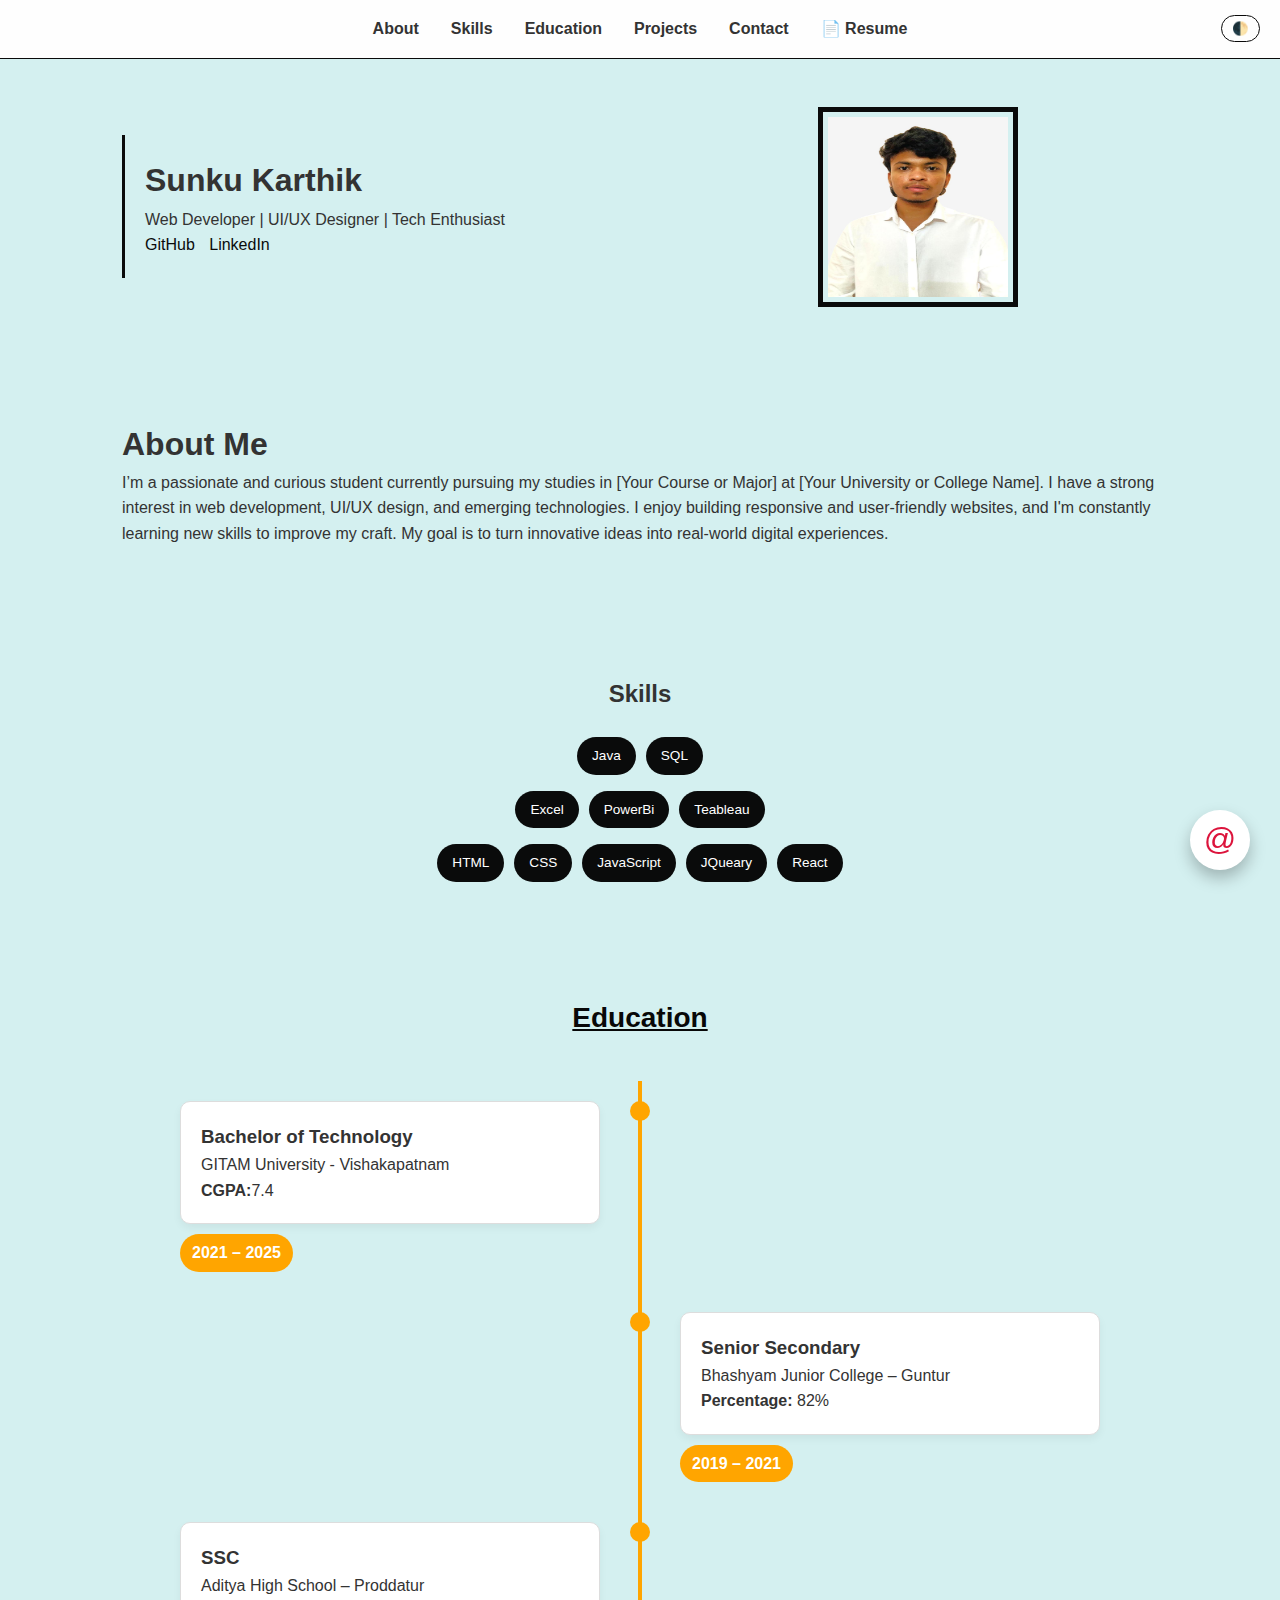
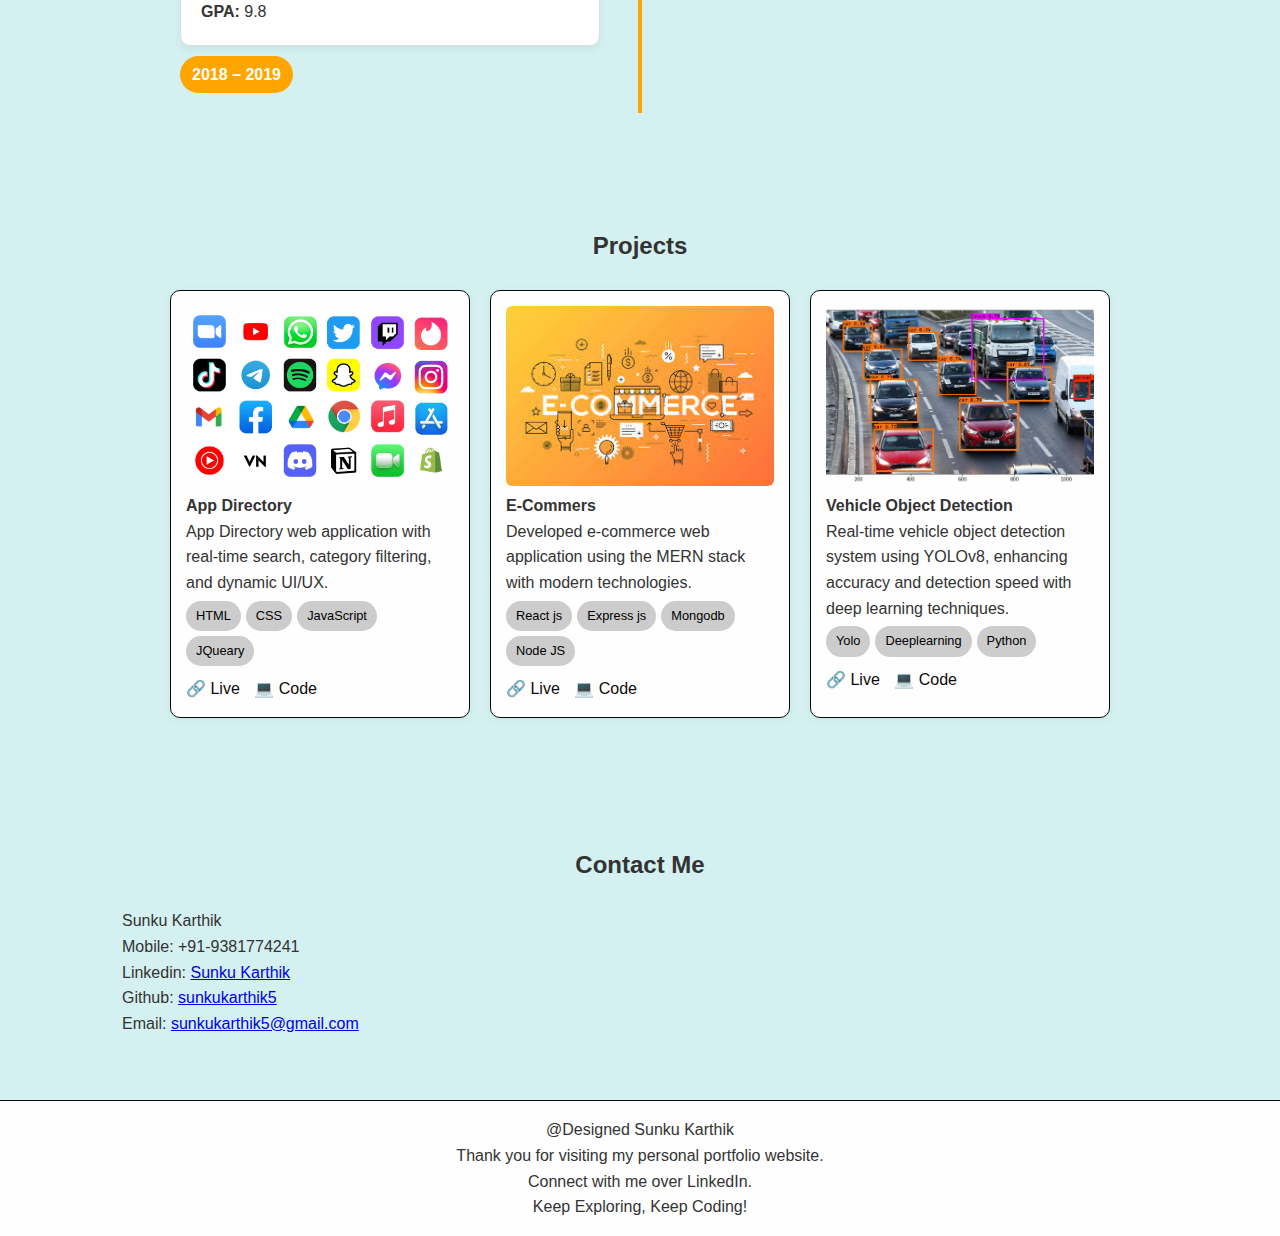
<file: index.html>
<!DOCTYPE html>
<html lang="en">
<head>
  <meta charset="UTF-8" />
  <meta name="viewport" content="width=device-width, initial-scale=1.0"/>
  <title>Sunku Karthik</title>
  <link rel="stylesheet" href="styles.css" />
</head>
<body>

  <!-- Theme Toggle -->
  <button id="theme-toggle" title="Toggle Theme">🌓</button>

  <!-- Navigation -->
  <nav>
    <div class="container nav-container">
      <a href="#about">About</a>
      <a href="#Skills">Skills</a>
      <a href="#Education">Education</a>
      <a href="#projects">Projects</a>
      <a href="#contact">Contact</a>
      <a href="documents/sunku._.karthik.pdf" download="Karthik_Resume.pdf">📄 Resume</a>
    </div>
  </nav>

  <!-- Header -->
  <header>
    <div class="container header-container">
      <div class="name-section">
        <h1>Sunku Karthik</h1>
        <p>Web Developer | UI/UX Designer | Tech Enthusiast</p>
        <div class="social-links">
          <a href="https://github.com/sunkukarthik5?tab=overview&from=2025-05-01&to=2025-05-06" target="_blank">GitHub</a>
          <a href="https://www.linkedin.com/in/sunku-karthik-a606242b1/" target="_blank">LinkedIn</a>
        </div>
      </div>
      <div class="image-section">
        <img src="images/karthik_p.JPG" alt="Sunku Karthik" class="profile-pic" />

      </div>
    </div>
  </header>

  <!-- About -->
  <section id="about">
    <div class="container">
      <h1>About Me</h1>
      <p>I’m a passionate and curious student currently pursuing my studies in [Your Course or Major] at [Your University or College Name]. I have a strong interest in web development, UI/UX design, and emerging technologies. I enjoy building responsive and user-friendly websites, and I'm constantly learning new skills to improve my craft. My goal is to turn innovative ideas into real-world digital experiences.</p>
    </div>
  </section>

  <!-- Skills -->
  <section id="skills">
    <div class="container">
      <h2>Skills</h2>
      <div class="skills-grid">
        <span>Java</span><span>SQL</span>
      </div>
      
      <div class="skills-grid">
        <span>Excel</span><span>PowerBi</span><span>Teableau</span>
      </div>

      <div class="skills-grid">
        <span>HTML</span><span>CSS</span><span>JavaScript</span><span>JQueary</span><span>React</span>
      </div>
    </div>
  </section>

  <!-- Education -->
  <section class="education" id="education">
    <h2>Education</h2>
    <div class="timeline">
      
      <div class="timeline-entry left">
        <div class="content">
          <h3>Bachelor of Technology</h3>
          <p>GITAM University - Vishakapatnam</p>
          <p><strong>CGPA:</strong>7.4</p>
        </div>
        <div class="time">2021 – 2025</div>
      </div>
  
      <div class="timeline-entry right">
        <div class="content">
          <h3>Senior Secondary</h3>
          <p>Bhashyam Junior College – Guntur</p>
          <p><strong>Percentage:</strong> 82%</p>
        </div>
        <div class="time">2019 – 2021</div>
      </div>
  
      <div class="timeline-entry left">
        <div class="content">
          <h3>SSC</h3>
          <p>Aditya High School – Proddatur</p>
          <p><strong>GPA:</strong> 9.8</p>
        </div>
        <div class="time">2018 – 2019</div>
      </div>
  
    </div>
  </section>
  
    
  <!-- Projects -->
  <section id="projects">
    <div class="container">
      <h2>Projects</h2>
      <div class="project-grid">
        <!-- Example Project -->
        <div class="project-card">
          <img src="images/app directory.jpeg" alt="Project 1">

          <h4> App Directory </h4>
          <p>App Directory web application with real-time search, category filtering, and dynamic UI/UX.</p>
          <div class="tags"><span>HTML</span><span>CSS</span><span>JavaScript</span><span>JQueary</span></div>
          <div class="buttons">
            <a href="#">🔗 Live</a>
            <a href="#">💻 Code</a>
          </div>
        </div>
        <!-- Add more projects as needed -->
        <div class="project-card">
          <img src="images/ecommers.jpeg" alt="Project 2" />
          <h4>E-Commers</h4>
          <p> Developed e-commerce web application using the MERN stack with modern technologies.</p>
          <div class="tags"><span>React js</span><span>Express js</span><span>Mongodb</span><span>Node JS</span></div>
          
          <div class="buttons">
            <a href="#">🔗 Live</a>
            <a href="#">💻 Code</a>
          </div>
        </div>
        <div class="project-card">
          <img src="images/vehicle object detection.jpg" alt="Project 3" />
          <h4>Vehicle Object Detection</h4>
          <p> Real-time vehicle object detection system using YOLOv8, enhancing accuracy and detection speed with deep learning techniques.</p>
          <div class="tags"><span>Yolo</span><span>Deeplearning</span><span>Python</span></div>
          <div class="buttons">
            <a href="#">🔗 Live</a>
            <a href="#">💻 Code</a>
          </div>
        </div>
      </div>
    </div>
  </section>

  <!-- Contact -->
  <section id="contact">
    <div class="container">
      <h2>Contact Me</h2>
      <p>Sunku Karthik</p>
      <p>Mobile: +91-9381774241</p>
      <p>Linkedin: <a href="mailto:https://www.linkedin.com/in/sunku-karthik-a606242b1/">Sunku Karthik</a></p>
      <p>Github: <a href="mailto:https://github.com/sunkukarthik5?tab=overview&from=2025-05-01&to=2025-05-06">sunkukarthik5</a></p>
      <p>Email: <a href="mailto:sunkukarthik5@gmail.com">sunkukarthik5@gmail.com</a></p>
      
    </div>
  </section>

  <!-- Floating Action Button Menu -->
<div class="fab-wrapper">
  <div class="fab-button" onclick="toggleFab(this)">
    <span class="fab-icon">@</span>
  </div>
  <div class="fab-menu">
    <!-- Corrected href (no mailto:) -->
    <a href="https://www.linkedin.com/in/sunku-karthik-a606242b1/" class="fab-item" target="_blank">
      <img src="animation_img/linkedin.png" alt="LinkedIn" />
    </a>

    <a href="https://github.com/sunkukarthik5" class="fab-item" target="_blank">
      <img src="animation_img/githuub.png" alt="GitHub" />
    </a>

    <!-- Correct email link with mailto: -->
    <a href="mailto:sunkukarthik5@gmail.com" class="fab-item">
      <img src="animation_img/gmail.png" alt="Gmail" />
    </a>

    <!-- Replace # with your website URL if available -->
    <a href="https://sunkukarthik5.github.io/portfolio/" class="fab-item">
      <img src="animation_img/wesite p.png" alt="Website" />
    </a>
  </div>
</div>

  

  

  


  <!-- Footer -->
  <footer>
    <p>@Designed Sunku Karthik</p>
    <p>Thank you for visiting my personal portfolio website.</p>
    <p>Connect with me over LinkedIn.</p>
    <p>Keep Exploring, Keep Coding!</p>
  </footer>

  <script src="script.js"></script>
</body>
</html>
</file>
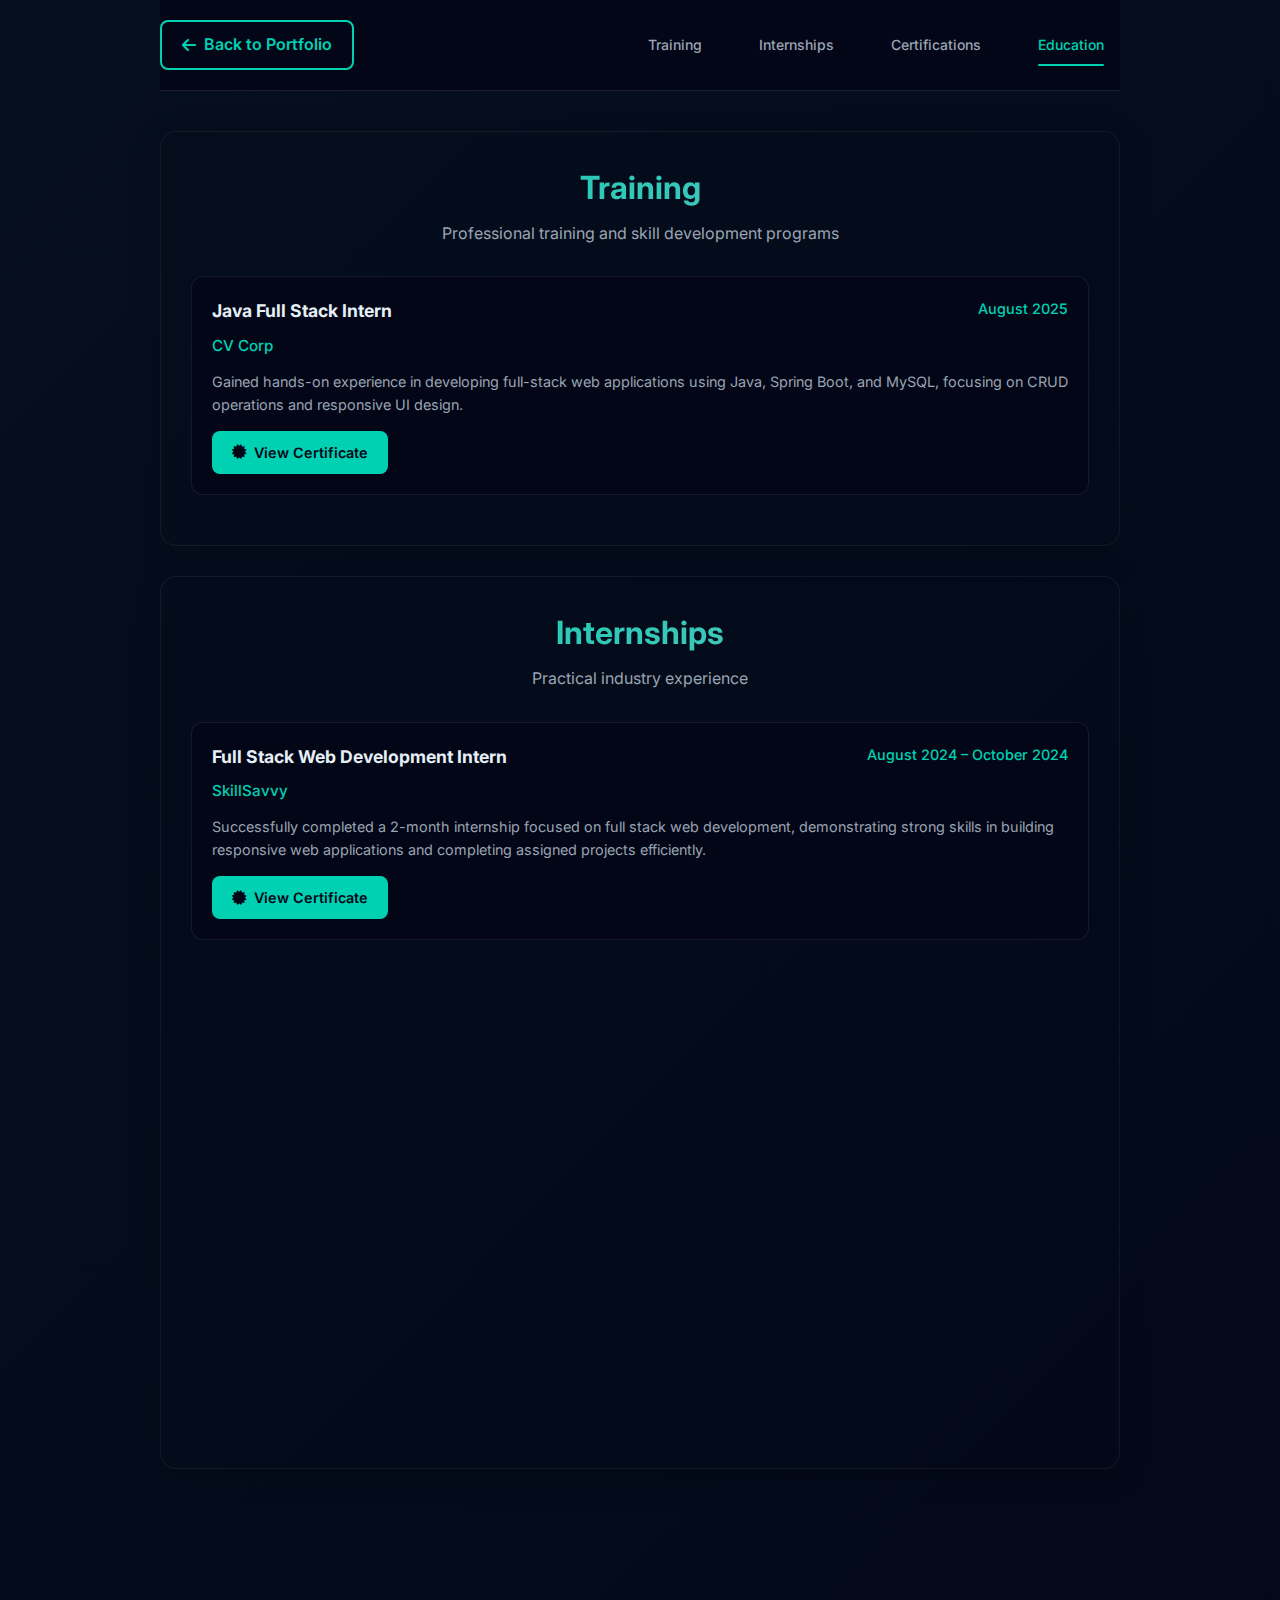
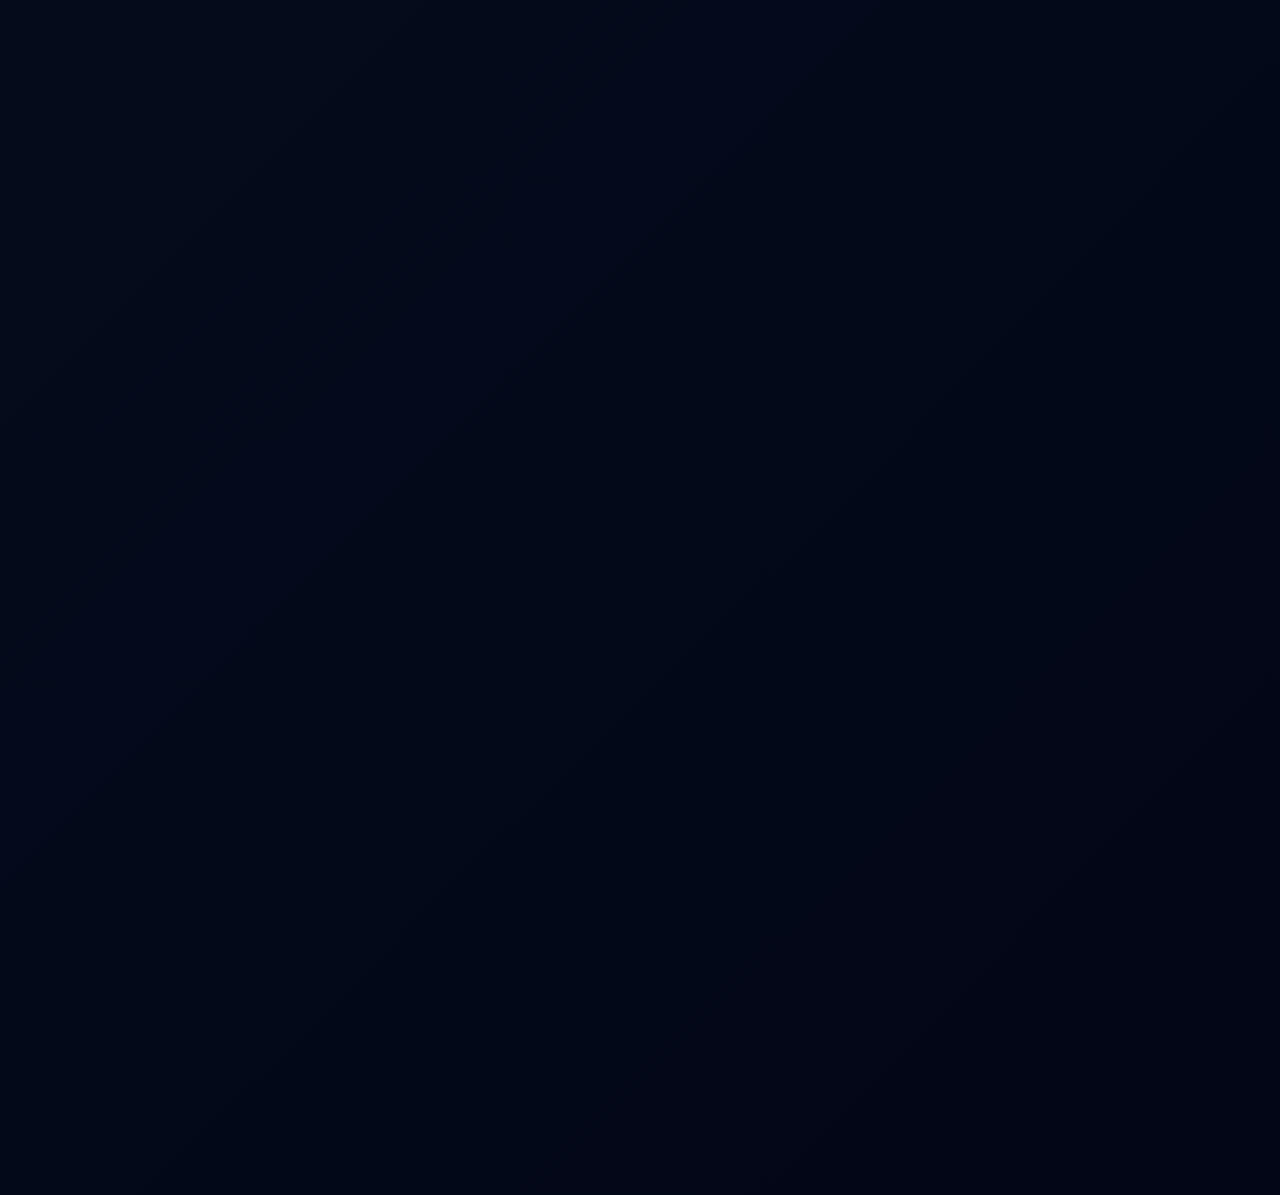
<file: education.html>
<!DOCTYPE html>
<html lang="en">
<head>
  <meta charset="UTF-8">
  <meta name="viewport" content="width=device-width, initial-scale=1.0">
  <title>Sunku Karthik — Education & Certifications</title>
  <link rel="icon" type="image/png" href="https://cdn-icons-png.flaticon.com/128/893/893505.png">
  <link rel="stylesheet" href="more.css">
  <link href="https://fonts.googleapis.com/css2?family=Inter:wght@300;400;500;600;700&display=swap" rel="stylesheet">
  <link rel="stylesheet" href="https://cdnjs.cloudflare.com/ajax/libs/font-awesome/6.4.2/css/all.min.css">
</head>
<body>
  <div class="wrap">
    <!-- Navigation -->
    <nav class="professional-nav">
      <div class="nav-brand">
        <a href="index.html" class="brand-link">
          <i class="fas fa-arrow-left"></i> Back to Portfolio
        </a>
      </div>
      <div class="nav-links">
        <a href="#training" class="nav-link">Training</a>
        <a href="#internships" class="nav-link">Internships</a>
        <a href="#certifications" class="nav-link">Certifications</a>
        <a href="#education" class="nav-link active">Education</a>
      </div>
    </nav>

    <!-- Training Section -->
    <section id="training" class="section-box">
      <div class="section-header">
        <h2>Training</h2>
        <p class="section-subtitle">Professional training and skill development programs</p>
      </div>
      
      <div class="card">
        <div class="card-header">
          <h3>Java Full Stack Intern</h3>
          <span class="date">August 2025</span>
        </div>
        <h4>CV Corp</h4>
        <p>Gained hands-on experience in developing full-stack web applications using Java, Spring Boot, and MySQL, focusing on CRUD operations and responsive UI design.</p>
        <div class="card-actions">
          <a href="https://drive.google.com/file/d/your_cvcorp_certificate_link" class="btn btn-primary" target="_blank">
            <i class="fas fa-certificate"></i> View Certificate
          </a>
        </div>
      </div>
    </section>

    <!-- Internships Section -->
    <section id="internships" class="section-box">
      <div class="section-header">
        <h2>Internships</h2>
        <p class="section-subtitle">Practical industry experience</p>
      </div>
      
      <div class="card">
        <div class="card-header">
          <h3>Full Stack Web Development Intern</h3>
          <span class="date">August 2024 – October 2024</span>
        </div>
        <h4>SkillSavvy</h4>
        <p>Successfully completed a 2-month internship focused on full stack web development, demonstrating strong skills in building responsive web applications and completing assigned projects efficiently.</p>
        <div class="card-actions">
          <a href="https://drive.google.com/file/d/1_sKnygz4zOJpBNyMoraR8DIDT4CZLD4K/view?usp=sharing" class="btn btn-primary" target="_blank">
            <i class="fas fa-certificate"></i> View Certificate
          </a>
        </div>
      </div>

      <div class="card">
        <div class="card-header">
          <h3>Web Development Intern</h3>
          <span class="date">May 2024 – June 2024</span>
        </div>
        <h4>Oasis Infobyte</h4>
        <p>Completed a one-month internship in web development, gaining hands-on experience in front-end technologies and building responsive web interfaces under professional guidance.</p>
        <div class="card-actions">
          <a href="https://drive.google.com/file/d/1C21aqA-cclqplwC5EBSYT7rRy9D4KXtx/view?usp=sharing" class="btn btn-primary" target="_blank">
            <i class="fas fa-certificate"></i> View Certificate
          </a>
        </div>
      </div>

      <div class="card">
        <div class="card-header">
          <h3>Web Development Intern</h3>
          <span class="date">May 2024 – June 2024</span>
        </div>
        <h4>InternPe</h4>
        <p>Completed a web development internship, demonstrating strong technical skills, professionalism, and dedication in delivering projects.</p>
        <div class="card-actions">
          <a href="https://drive.google.com/file/d/1sdmgWKxWhv9NtXl2pmxCM0HxkpahPHzT/view?usp=sharing" class="btn btn-primary" target="_blank">
            <i class="fas fa-certificate"></i> View Certificate
          </a>
        </div>
      </div>
    </section>

    <!-- Certifications Section -->
    <section id="certifications" class="section-box">
      <div class="section-header">
        <h2>Certifications</h2>
        <p class="section-subtitle">Professional certifications and achievements</p>
      </div>
      
      <div class="certifications-grid">
        <div class="cert-card">
          <div class="cert-icon">
            <i class="fab fa-java"></i>
          </div>
          <div class="cert-content">
            <h3>Java Programming</h3>
            <p>GeeksforGeeks</p>
            <span class="cert-date">2025</span>
          </div>
          <a href="https://drive.google.com/file/d/1i7JxlcQPj58gmCQ3ohfnNt1VhBLF7cgo/view?usp=sharing" class="btn btn-secondary" target="_blank">
            View Certificate
          </a>
        </div>

        <div class="cert-card">
          <div class="cert-icon">
            <i class="fas fa-database"></i>
          </div>
          <div class="cert-content">
            <h3>SQL Database</h3>
            <p>Coursera</p>
            <span class="cert-date">2024</span>
          </div>
          <a href="https://drive.google.com/file/d/your_certification_link" class="btn btn-secondary" target="_blank">
            View Certificate
          </a>
        </div>

        <div class="cert-card">
          <div class="cert-icon">
            <i class="fab fa-html5"></i>
          </div>
          <div class="cert-content">
            <h3>Web Development</h3>
            <p>Udemy</p>
            <span class="cert-date">2024</span>
          </div>
          <a href="#" class="btn btn-secondary" target="_blank">
            View Certificate
          </a>
        </div>
      </div>
    </section>

    <!-- Education Section -->
    <section id="education" class="section-box">
      <div class="section-header">
        <h2>Education</h2>
        <p class="section-subtitle">My academic journey and qualifications</p>
      </div>
      
      <div class="education-timeline">
        <!-- Education Item 1 -->
        <div class="timeline-item">
          <div class="timeline-year">2021 – 2025</div>
          <div class="timeline-content">
            <div class="degree">Bachelor of Technology</div>
            <div class="institution">
              <i class="fas fa-university"></i>
              GITAM University - Vishakapatnam
            </div>
            <div class="grade">CGPA: 7.31</div>
          </div>
        </div>

        <!-- Education Item 2 -->
        <div class="timeline-item">
          <div class="timeline-year">2019 – 2021</div>
          <div class="timeline-content">
            <div class="degree">Senior Secondary</div>
            <div class="institution">
              <i class="fas fa-school"></i>
              Bhashyam Junior College – Guntur
            </div>
            <div class="grade">Percentage: 82%</div>
          </div>
        </div>

        <!-- Education Item 3 -->
        <div class="timeline-item">
          <div class="timeline-year">2018 – 2019</div>
          <div class="timeline-content">
            <div class="degree">SSC</div>
            <div class="institution">
              <i class="fas fa-graduation-cap"></i>
              Aditya High School - Proddatur
            </div>
            <div class="grade">GPA: 9.8</div>
          </div>
        </div>
      </div>
    </section>
  </div>

  <script src="more.js"></script>
</body>
</html>
</file>
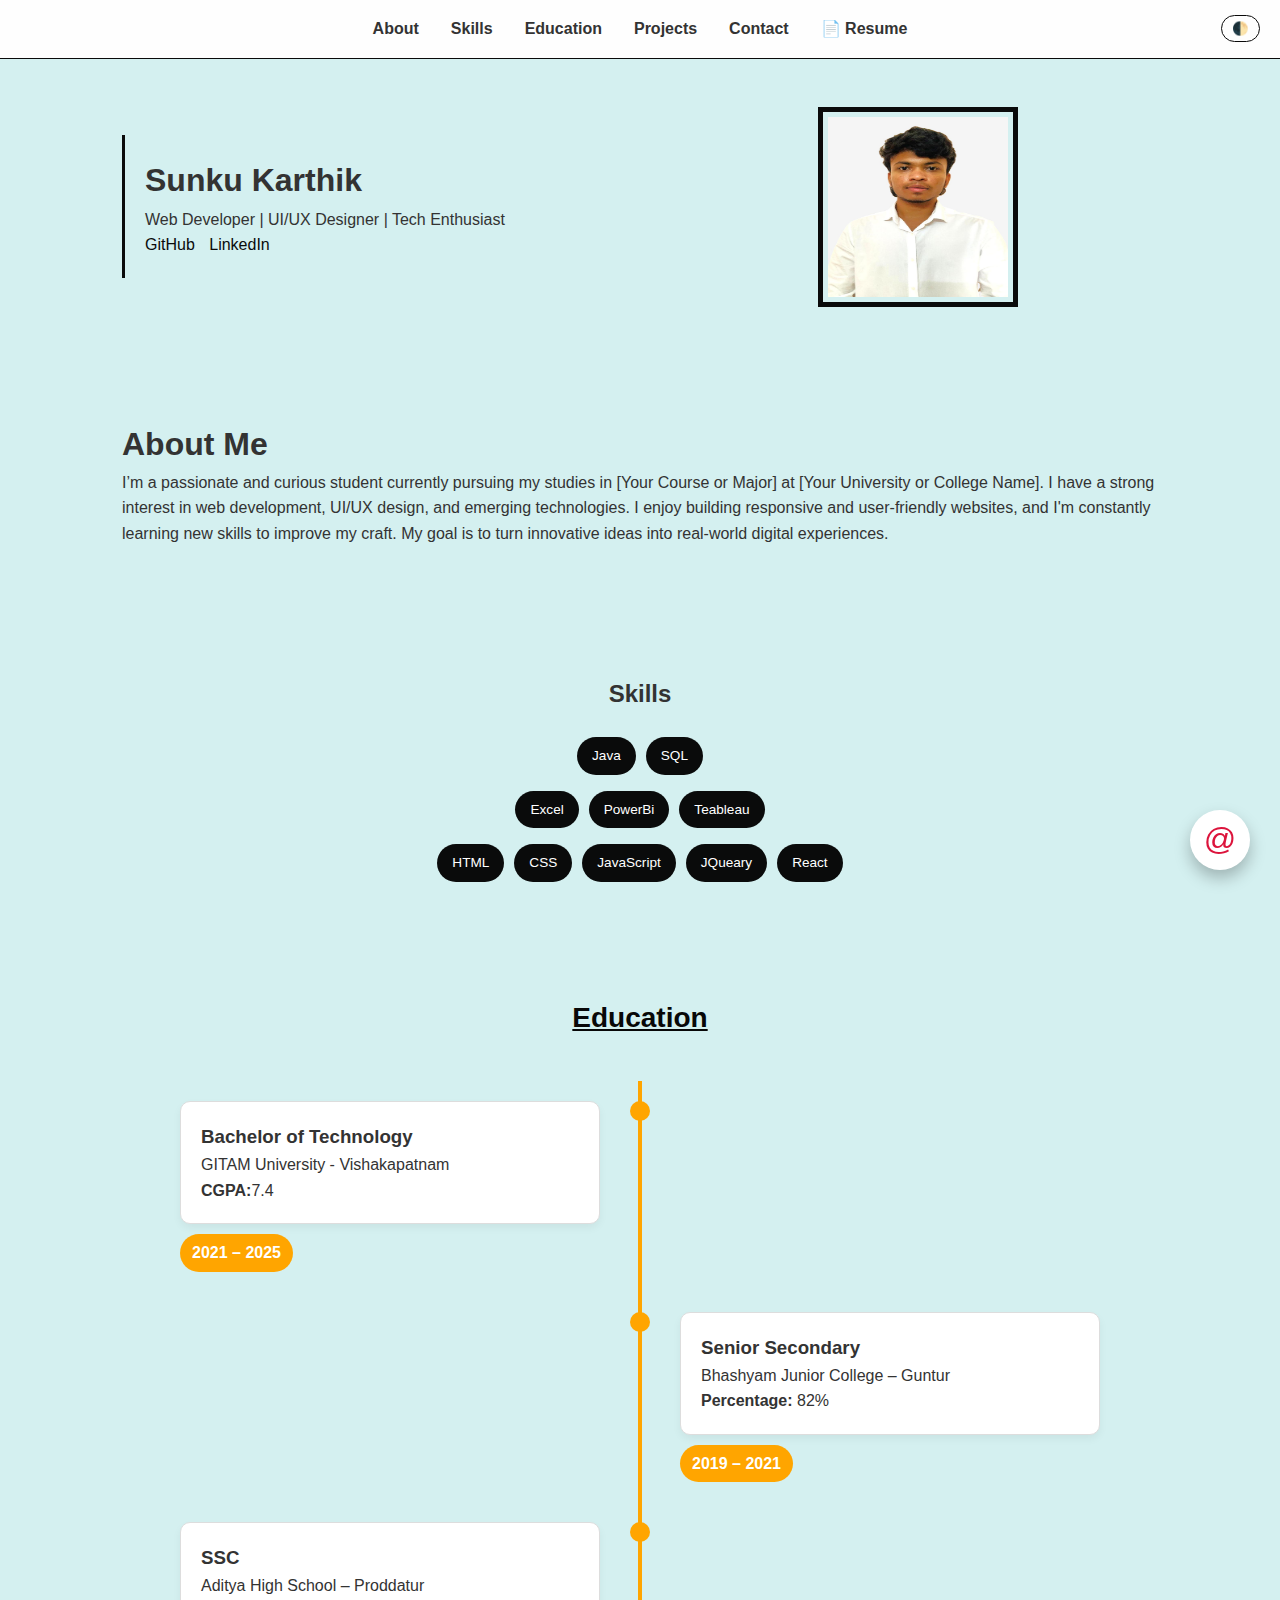
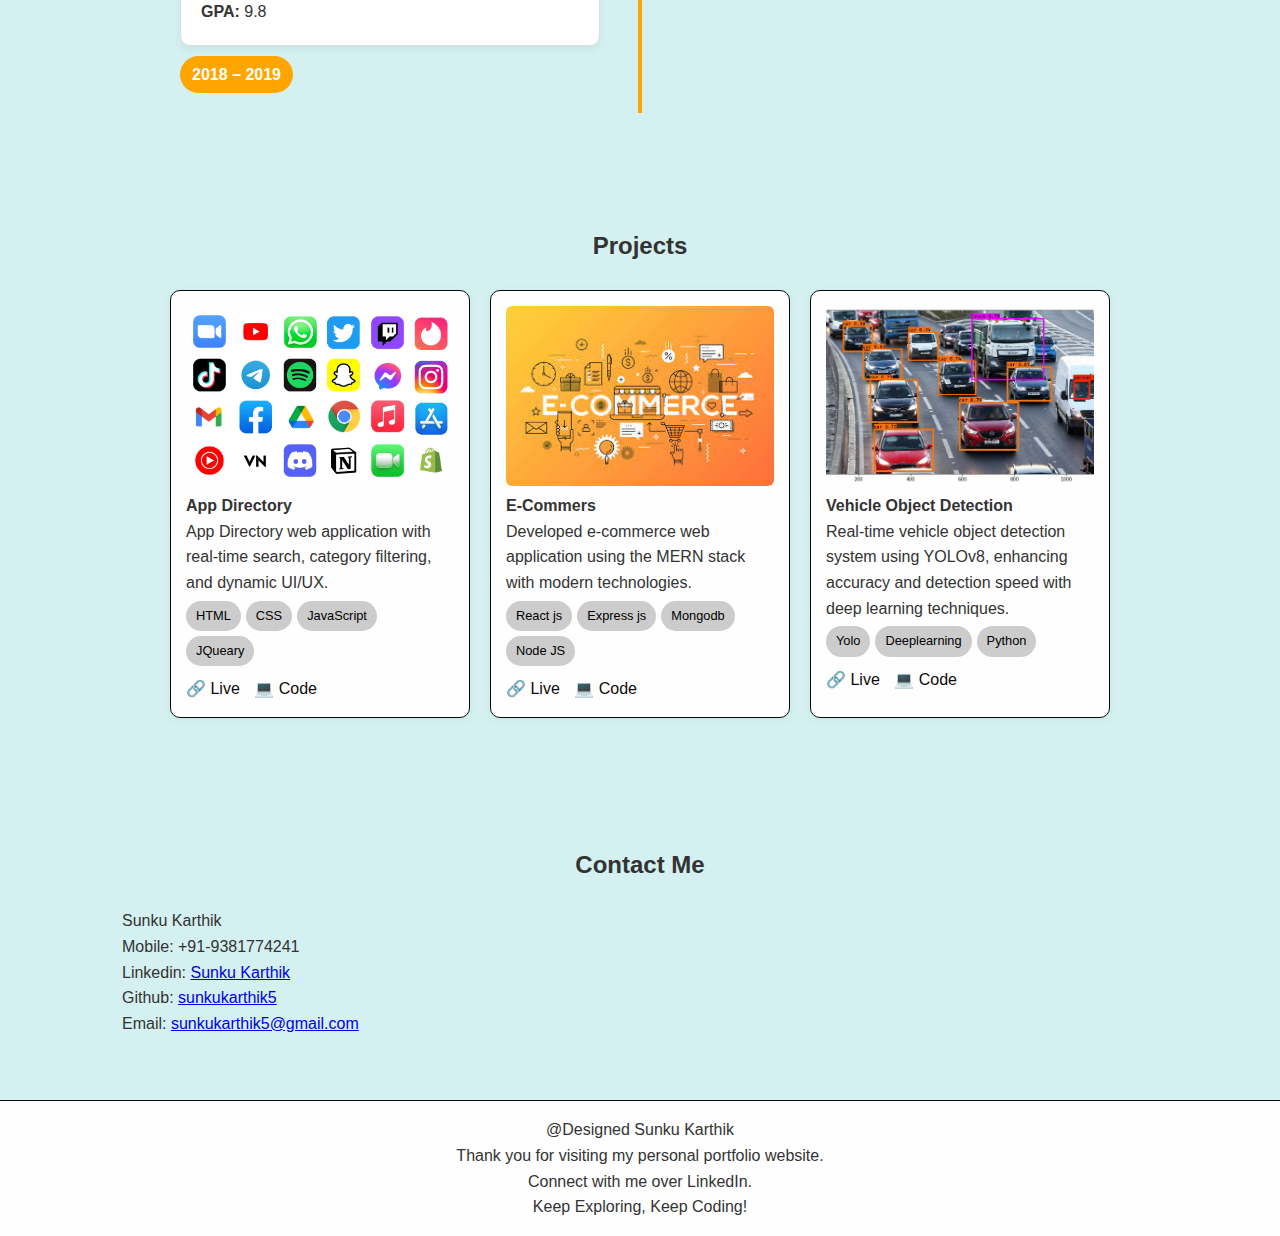
<file: portfolio.html>
<!DOCTYPE html>
<html lang="en">
<head>
  <meta charset="UTF-8" />
  <meta name="viewport" content="width=device-width, initial-scale=1.0"/>
  <title>Sunku Karthik</title>
  <link rel="stylesheet" href="styles.css" />
</head>
<body>

  <!-- Theme Toggle -->
  <button id="theme-toggle" title="Toggle Theme">🌓</button>

  <!-- Navigation -->
  <nav>
    <div class="container nav-container">
      <a href="#about">About</a>
      <a href="#Skills">Skills</a>
      <a href="#Education">Education</a>
      <a href="#projects">Projects</a>
      <a href="#contact">Contact</a>
      <a href="documents/sunku._.karthik.pdf" download="Karthik_Resume.pdf">📄 Resume</a>
    </div>
  </nav>

  <!-- Header -->
  <header>
    <div class="container header-container">
      <div class="name-section">
        <h1>Sunku Karthik</h1>
        <p>Web Developer | UI/UX Designer | Tech Enthusiast</p>
        <div class="social-links">
          <a href="https://github.com/sunkukarthik5?tab=overview&from=2025-05-01&to=2025-05-06" target="_blank">GitHub</a>
          <a href="https://www.linkedin.com/in/sunku-karthik-a606242b1/" target="_blank">LinkedIn</a>
        </div>
      </div>
      <div class="image-section">
        <img src="images/karthik_p.JPG" alt="Sunku Karthik" class="profile-pic" />

      </div>
    </div>
  </header>

  <!-- About -->
  <section id="about">
    <div class="container">
      <h1>About Me</h1>
      <p>I’m a passionate and curious student currently pursuing my studies in [Your Course or Major] at [Your University or College Name]. I have a strong interest in web development, UI/UX design, and emerging technologies. I enjoy building responsive and user-friendly websites, and I'm constantly learning new skills to improve my craft. My goal is to turn innovative ideas into real-world digital experiences.</p>
    </div>
  </section>

  <!-- Skills -->
  <section id="skills">
    <div class="container">
      <h2>Skills</h2>
      <div class="skills-grid">
        <span>Java</span><span>SQL</span>
      </div>
      
      <div class="skills-grid">
        <span>Excel</span><span>PowerBi</span><span>Teableau</span>
      </div>

      <div class="skills-grid">
        <span>HTML</span><span>CSS</span><span>JavaScript</span><span>JQueary</span><span>React</span>
      </div>
    </div>
  </section>

  <!-- Education -->
  <section class="education" id="education">
    <h2>Education</h2>
    <div class="timeline">
      
      <div class="timeline-entry left">
        <div class="content">
          <h3>Bachelor of Technology</h3>
          <p>GITAM University - Vishakapatnam</p>
          <p><strong>CGPA:</strong>7.4</p>
        </div>
        <div class="time">2021 – 2025</div>
      </div>
  
      <div class="timeline-entry right">
        <div class="content">
          <h3>Senior Secondary</h3>
          <p>Bhashyam Junior College – Guntur</p>
          <p><strong>Percentage:</strong> 82%</p>
        </div>
        <div class="time">2019 – 2021</div>
      </div>
  
      <div class="timeline-entry left">
        <div class="content">
          <h3>SSC</h3>
          <p>Aditya High School – Proddatur</p>
          <p><strong>GPA:</strong> 9.8</p>
        </div>
        <div class="time">2018 – 2019</div>
      </div>
  
    </div>
  </section>
  
    
  <!-- Projects -->
  <section id="projects">
    <div class="container">
      <h2>Projects</h2>
      <div class="project-grid">
        <!-- Example Project -->
        <div class="project-card">
          <img src="images/app directory.jpeg" alt="Project 1">

          <h4> App Directory </h4>
          <p>App Directory web application with real-time search, category filtering, and dynamic UI/UX.</p>
          <div class="tags"><span>HTML</span><span>CSS</span><span>JavaScript</span><span>JQueary</span></div>
          <div class="buttons">
            <a href="#">🔗 Live</a>
            <a href="#">💻 Code</a>
          </div>
        </div>
        <!-- Add more projects as needed -->
        <div class="project-card">
          <img src="images/ecommers.jpeg" alt="Project 2" />
          <h4>E-Commers</h4>
          <p> Developed e-commerce web application using the MERN stack with modern technologies.</p>
          <div class="tags"><span>React js</span><span>Express js</span><span>Mongodb</span><span>Node JS</span></div>
          
          <div class="buttons">
            <a href="#">🔗 Live</a>
            <a href="#">💻 Code</a>
          </div>
        </div>
        <div class="project-card">
          <img src="images/vehicle object detection.jpg" alt="Project 3" />
          <h4>Vehicle Object Detection</h4>
          <p> Real-time vehicle object detection system using YOLOv8, enhancing accuracy and detection speed with deep learning techniques.</p>
          <div class="tags"><span>Yolo</span><span>Deeplearning</span><span>Python</span></div>
          <div class="buttons">
            <a href="#">🔗 Live</a>
            <a href="#">💻 Code</a>
          </div>
        </div>
      </div>
    </div>
  </section>

  <!-- Contact -->
  <section id="contact">
    <div class="container">
      <h2>Contact Me</h2>
      <p>Sunku Karthik</p>
      <p>Mobile: +91-9381774241</p>
      <p>Linkedin: <a href="mailto:https://www.linkedin.com/in/sunku-karthik-a606242b1/">Sunku Karthik</a></p>
      <p>Github: <a href="mailto:https://github.com/sunkukarthik5?tab=overview&from=2025-05-01&to=2025-05-06">sunkukarthik5</a></p>
      <p>Email: <a href="mailto:sunkukarthik5@gmail.com">sunkukarthik5@gmail.com</a></p>
      
    </div>
  </section>

  <!-- Floating Action Button Menu -->
  <div class="fab-wrapper">
    <div class="fab-button" onclick="toggleFab(this)">
      <span class="fab-icon">@</span>
    </div>
    <div class="fab-menu">
      <a href="mailto:https://www.linkedin.com/in/sunku-karthik-a606242b1/" class="fab-item"><img src="/animation_img/linkedin.png" alt="LinkedIn" /></a>
      <a href="mailto:https://github.com/sunkukarthik5?tab=overview&from=2025-05-01&to=2025-05-06" class="fab-item"><img src="/animation_img/githuub.png" alt="GitHub" /></a>
      <a href="sunkukarthik5@gmail.com" class="fab-item"><img src="/animation_img/gmail.png" alt="Gmail" /></a>
      <a href="#" class="fab-item"><img src="/animation_img/wesite p.png" alt="CodePen" /></a>
      
    </div>
  </div>
  

  

  


  <!-- Footer -->
  <footer>
    <p>@Designed Sunku Karthik</p>
    <p>Thank you for visiting my personal portfolio website.</p>
    <p>Connect with me over LinkedIn.</p>
    <p>Keep Exploring, Keep Coding!</p>
  </footer>

  <script src="script.js"></script>
</body>
</html>
</file>
<file: styles.css>
:root {
  --primary: #0a0b0b;
  --border: #0a0a0a;
  --card-bg: #fefefe;
  --dark-bg: #1e1e1e;
  --dark-card: #151515;
  --text: #333;
  --text-dark: #f1f1f1;
  --border-size: 10px;
  --bg: hwb(180 83% 6%);
  --text-color: #333;
}

body {
  background-color: var(--bg);
  color: var(--text-color);
}

body.dark {
  --bg: #121212;
  --text: #eee;
  --primary: #0d0d0d;
  --card-bg: #1e1e1e;
  --border: #f0f7f8;
}

* {
  margin: 0;
  padding: 0;
  box-sizing: border-box;
}

body {
  font-family: 'Segoe UI', sans-serif;
  background: var(--bg);
  color: var(--text);
  transition: background 0.3s, color 0.3s;
  line-height: 1.6;
}

#theme-toggle {
  position: fixed;
  top: 15px;
  right: 20px;
  background: var(--card-bg);
  color: var(--text);
  border: 1px solid var(--border);
  padding: 5px 10px;
  border-radius: 20px;
  cursor: pointer;
  z-index: 9999;
}

nav {
  background: var(--card-bg);
  border-bottom: 1px solid var(--border);
  position: sticky;
  top: 0;
  z-index: 1000;
}

.nav-container {
  display: flex;
  justify-content: center;
  gap: 2rem;
  padding: 1rem 0;
}

nav a {
  color: var(--text);
  text-decoration: none;
  font-weight: bold;
}

nav a:hover {
  color: var(--primary);
}

header {
  padding: 2rem 0;
}

.header-container {
  display: flex;
  justify-content: space-between;
  align-items: center;
  gap: 2rem;
  flex-wrap: wrap;
}

.name-section {
  flex: 1;
  padding: 20px;
  border-left: 3px solid var(--primary);
}

.image-section {
  flex: 1;
  display: flex;
  justify-content: center;
  object-fit: cover;
  animation: float 5s ease-in-out infinite;
}

@keyframes float {
  0% { transform: translateY(0); }
  50% { transform: translateY(-10px); }
  100% { transform: translateY(0); }
}

.profile-pic {
  width: 200px;
  height: 200px;
  border: 5px solid var(--primary);
  padding: 5px;
}

.highlighted-title {
  color: #f9fbfc;
  font-weight: 700;
  font-size: 1.3em;
  text-decoration: underline;
}

.highlight-date {
  background-color: #ffcc00;
  color: #000;
  border-radius: 25px;
  padding: 8px 16px;
  font-weight: bold;
  box-shadow: 0 0 8px rgba(0, 0, 0, 0.2);
}

.social-links a {
  margin-right: 10px;
  text-decoration: none;
  color: var(--primary);
}

.container {
  max-width: 1100px;
  margin: auto;
  padding: 1rem 2rem;
}

section {
  padding: 3rem 0;
}

h2 {
  margin-bottom: 1.5rem;
  text-align: center;
}

.education {
  padding: 50px;
  background-color: var(--bg); 
  font-family: 'Poppins', sans-serif;
}

.education h2 {
  font-size: 28px;
  font-weight: 700;
  margin-bottom: 40px;
  text-decoration: underline;
  color: #080808;
}

.timeline {
  position: relative;
  max-width: 1000px;
  margin: auto;
}

.timeline::after {
  content: '';
  position: absolute;
  width: 4px;
  background-color: #ffa500;
  top: 0;
  bottom: 0;
  left: 50%;
  margin-left: -2px;
}

.timeline-entry {
  padding: 20px 40px;
  position: relative;
  width: 50%;
}

.timeline-entry.left {
  left: 0;
}

.timeline-entry.right {
  left: 50%;
}

.timeline-entry::before {
  content: '';
  position: absolute;
  width: 20px;
  height: 20px;
  background-color: #ffa500;
  border-radius: 50%;
  top: 20px;
  right: -10px;
  z-index: 1;
}

.timeline-entry.right::before {
  left: -10px;
  right: auto;
}

.timeline-entry .content {
  background: white;
  padding: 20px;
  border-radius: 10px;
  border: 1px solid #ddd;
  box-shadow: 0 4px 8px rgba(0,0,0,0.05);
}

.timeline-entry .time {
  background: #ffa500;
  display: inline-block;
  padding: 6px 12px;
  border-radius: 20px;
  color: #fff;
  margin-top: 10px;
  font-weight: 600;
}

.project-grid {
  display: flex;
  flex-wrap: wrap;
  gap: 20px;
  justify-content: center;
}

.project-card {
  background: var(--card-bg);
  border: 1px solid var(--border);
  width: 300px;
  padding: 15px;
  border-radius: 10px;
  box-shadow: 0 2px 10px rgba(0,0,0,0.05);
  transition: transform 0.3s ease;
}

.project-card:hover {
  transform: translateY(-5px);
}

.project-card img {
  width: 100%;
  height: 180px;
  object-fit: cover;
  border-radius: 6px;
}

.tags span {
  display: inline-block;
  background: #ccc;
  color: #000;
  margin: 5px 5px 0 0;
  padding: 5px 10px;
  font-size: 0.8rem;
  border-radius: 20px;
}

.buttons {
  margin-top: 10px;
}

.buttons a {
  text-decoration: none;
  color: var(--primary);
  margin-right: 10px;
}

footer {
  background: var(--card-bg);
  color: var(--text);
  text-align: center;
  padding: 1rem;
  border-top: 1px solid var(--border);
}

.skills-grid {
  display: flex;
  flex-wrap: wrap;
  gap: 10px;
  justify-content: center;
  
  margin-top: 1rem;
}

.skills-grid span {
  background: var(--primary);
  color: #fff;
  padding: 8px 15px;
  border-radius: 20px;
  
  font-size: 0.85rem;
}

@media (max-width: 768px) {
  .header-container {
    flex-direction: column;
    align-items: center;
  }
}




/* FAB Container */
.fab-wrapper {
  position: fixed;
  bottom: 30px;
  right: 30px;
  z-index: 999;
}

/* FAB Main Button */
.fab-button {
  width: 60px;
  height: 60px;
  background: #ffffff;
  border-radius: 50%;
  box-shadow: 0 8px 16px rgba(0,0,0,0.25);
  display: flex;
  align-items: center;
  justify-content: center;
  cursor: pointer;
  transition: transform 0.3s;
}

.fab-icon {
  font-size: 32px;
  color: crimson;
  transition: transform 0.4s ease;
}

.fab-button.open .fab-icon {
  transform: rotate(45deg);
}

/* FAB Menu Items */
.fab-menu {
  position: absolute;
  bottom: 70px;
  right: 0;
  display: flex;
  flex-direction: column;
  align-items: flex-end;
  gap: 15px;
  pointer-events: none;
  opacity: 0;
  transform: scale(0.8);
  transition: all 0.3s ease;
}

.fab-menu.show {
  pointer-events: auto;
  opacity: 1;
  transform: scale(1);
}

.fab-item {
  width: 50px;
  height: 50px;
  background: white;
  border-radius: 50%;
  box-shadow: 0 6px 12px rgba(0,0,0,0.15);
  display: flex;
  align-items: center;
  justify-content: center;
  transform: translateY(20px);
  opacity: 0;
  animation: fadeInUp 0.4s ease forwards;
}

.fab-menu.show .fab-item:nth-child(1) { animation-delay: 0.05s; }
.fab-menu.show .fab-item:nth-child(2) { animation-delay: 0.1s; }
.fab-menu.show .fab-item:nth-child(3) { animation-delay: 0.15s; }
.fab-menu.show .fab-item:nth-child(4) { animation-delay: 0.2s; }

@keyframes fadeInUp {
  0% { opacity: 0; transform: translateY(20px); }
  100% { opacity: 1; transform: translateY(0); }
}

.fab-item img {
  width: 24px;
  height: 24px;
}
</file>
<file: more.css>
/* ===== ROOT VARIABLES ===== */
:root {
  --bg: #020617;
  --bg-light: #020617;
  --muted: #9aa4b2;
  --accent: #00d1b2;
  --accent-dark: #00b39e;
  --glass: rgba(9, 1, 1, 0.05);
  --max-w: 1000px;
  --nav-bg: #020617;
  --card-bg: #020617;
  --text-light: #e6eef6;
  font-family: 'Inter', sans-serif;
}


/* ===== RESET & BASE STYLES ===== */
* {
  box-sizing: border-box;
  margin: 0;
  padding: 0;
}

body {
  background: linear-gradient(135deg, #060f1f 0%, #020617 100%);
  color: var(--text-light);
  min-height: 100vh;
  line-height: 1.6;
}

/* ===== LAYOUT ===== */
.wrap {
  max-width: var(--max-w);
  width: 100%;
  margin: 0 auto;
  padding: 0 20px 40px;
}

/* ===== PROFESSIONAL NAVIGATION ===== */
.professional-nav {
  display: flex;
  justify-content: space-between;
  align-items: center;
  padding: 20px 0;
  margin-bottom: 40px;
  border-bottom: 1px solid rgba(255, 255, 255, 0.1);
  position: sticky;
  top: 0;
  background: var(--nav-bg);
  backdrop-filter: blur(10px);
  z-index: 1000;
}

.nav-brand .brand-link {
  display: inline-flex;
  align-items: center;
  gap: 8px;
  font-size: 16px;
  font-weight: 600;
  color: var(--accent);
  text-decoration: none;
  padding: 10px 20px;
  border: 2px solid var(--accent);
  border-radius: 8px;
  transition: all 0.3s ease;
}

.nav-brand .brand-link:hover {
  background: var(--accent);
  color: var(--bg);
  transform: translateY(-2px);
}

.nav-links {
  display: flex;
  gap: 25px;
}

.nav-link {
  color: var(--muted);
  text-decoration: none;
  font-weight: 500;
  padding: 8px 16px;
  border-radius: 6px;
  transition: all 0.3s ease;
  position: relative;
  font-size: 14px;
}

.nav-link:hover,
.nav-link.active {
  color: var(--accent);
}

.nav-link.active::after {
  content: '';
  position: absolute;
  bottom: -2px;
  left: 16px;
  right: 16px;
  height: 2px;
  background: var(--accent);
  border-radius: 2px;
}

/* ===== SECTION STYLES ===== */
.section-box {
  background: var(--glass);
  border: 1px solid rgba(255,255,255,0.06);
  border-radius: 16px;
  padding: 30px;
  margin-bottom: 30px;
  box-shadow: 0 8px 32px rgba(0,0,0,0.2);
  transition: transform 0.3s ease, box-shadow 0.3s ease;
  opacity: 0;
  transform: translateY(20px);
}

.section-box.animate {
  opacity: 1;
  transform: translateY(0);
}

.section-header {
  margin-bottom: 30px;
  text-align: center;
}

h2 {
  font-size: 2rem;
  margin-bottom: 8px;
  background: linear-gradient(135deg, var(--accent), #66BFBF);
  -webkit-background-clip: text;
  -webkit-text-fill-color: transparent;
  background-clip: text;
}

.section-subtitle {
  color: var(--muted);
  font-size: 1rem;
  font-weight: 400;
}

/* ===== CARD STYLES ===== */
.card {
  background: var(--card-bg);
  border-radius: 12px;
  padding: 20px;
  margin-bottom: 20px;
  border: 1px solid rgba(255, 255, 255, 0.08);
  transition: all 0.3s ease;
  opacity: 0;
  transform: translateY(20px);
}

.card.animate {
  opacity: 1;
  transform: translateY(0);
}

.card:hover {
  transform: translateY(-3px);
  background: rgba(0, 209, 178, 0.08);
  border-color: rgba(0, 209, 178, 0.2);
  box-shadow: 0 8px 25px rgba(0,0,0,0.3);
}

.card-header {
  display: flex;
  justify-content: space-between;
  align-items: flex-start;
  margin-bottom: 8px;
  gap: 15px;
}

.card-header h3 {
  font-size: 1.1rem;
  color: var(--text-light);
  margin: 0;
  flex: 1;
}

.date {
  color: var(--accent);
  font-size: 0.9rem;
  font-weight: 500;
  white-space: nowrap;
}

.card h4 {
  font-size: 0.95rem;
  color: var(--accent);
  margin-bottom: 12px;
  font-weight: 500;
}

.card p {
  color: var(--muted);
  font-size: 0.9rem;
  line-height: 1.6;
  margin-bottom: 15px;
}

.card-actions {
  margin-top: 15px;
}

/* ===== BUTTON STYLES ===== */
.btn {
  display: inline-flex;
  align-items: center;
  gap: 8px;
  padding: 10px 20px;
  border-radius: 8px;
  text-decoration: none;
  font-weight: 600;
  font-size: 0.9rem;
  transition: all 0.3s ease;
  border: none;
  cursor: pointer;
}

.btn-primary {
  background: var(--accent);
  color: var(--bg);
}

.btn-primary:hover {
  background: var(--accent-dark);
  transform: translateY(-2px);
  box-shadow: 0 4px 12px rgba(0, 209, 178, 0.3);
}

.btn-secondary {
  background: rgba(255, 255, 255, 0.1);
  color: var(--text-light);
  border: 1px solid rgba(255, 255, 255, 0.2);
}

.btn-secondary:hover {
  background: rgba(255, 255, 255, 0.2);
  transform: translateY(-2px);
  border-color: var(--accent);
}

/* ===== CERTIFICATIONS GRID ===== */
.certifications-grid {
  display: grid;
  grid-template-columns: repeat(auto-fit, minmax(280px, 1fr));
  gap: 20px;
  margin-top: 20px;
}

.cert-card {
  background: var(--card-bg);
  border: 1px solid rgba(255, 255, 255, 0.08);
  border-radius: 12px;
  padding: 20px;
  display: flex;
  flex-direction: column;
  align-items: center;
  text-align: center;
  transition: all 0.3s ease;
  gap: 15px;
  opacity: 0;
  transform: translateY(20px);
}

.cert-card.animate {
  opacity: 1;
  transform: translateY(0);
}

.cert-card:hover {
  transform: translateY(-3px);
  background: rgba(0, 209, 178, 0.08);
  border-color: rgba(0, 209, 178, 0.2);
  box-shadow: 0 8px 25px rgba(0,0,0,0.3);
}

.cert-icon {
  width: 60px;
  height: 60px;
  background: linear-gradient(135deg, var(--accent), #66BFBF);
  border-radius: 50%;
  display: flex;
  align-items: center;
  justify-content: center;
  font-size: 1.5rem;
  color: var(--bg);
}

.cert-content {
  flex: 1;
}

.cert-content h3 {
  font-size: 1.1rem;
  color: var(--text-light);
  margin-bottom: 5px;
}

.cert-content p {
  color: var(--muted);
  font-size: 0.9rem;
  margin-bottom: 5px;
}

.cert-date {
  color: var(--accent);
  font-size: 0.85rem;
  font-weight: 500;
}

/* ===== EDUCATION TIMELINE ===== */
.education-timeline {
  display: flex;
  flex-direction: column;
  gap: 30px;
  margin-top: 20px;
}

.timeline-item {
  display: flex;
  gap: 30px;
  position: relative;
  opacity: 0;
  transform: translateY(20px);
}

.timeline-item.animate {
  opacity: 1;
  transform: translateY(0);
}

.timeline-item:not(:last-child)::after {
  content: '';
  position: absolute;
  left: 105px;
  top: 60px;
  bottom: -35px;
  width: 2px;
  background: rgba(0, 209, 178, 0.3);
}

.timeline-year {
  min-width: 120px;
  height: 40px;
  background: linear-gradient(135deg, var(--accent), #66BFBF);
  color: white;
  display: flex;
  align-items: center;
  justify-content: center;
  border-radius: 20px;
  font-weight: 600;
  font-size: 0.9rem;
  z-index: 2;
  flex-shrink: 0;
}

.timeline-content {
  flex: 1;
  background: var(--card-bg);
  border: 1px solid rgba(255, 255, 255, 0.08);
  border-radius: 12px;
  padding: 25px;
  transition: all 0.3s ease;
}

.timeline-content:hover {
  transform: translateY(-3px);
  background: rgba(0, 209, 178, 0.08);
  border-color: rgba(0, 209, 178, 0.2);
  box-shadow: 0 8px 25px rgba(0, 0, 0, 0.3);
}

.degree {
  font-size: 1.3rem;
  font-weight: 600;
  color: var(--text-light);
  margin-bottom: 8px;
}

.institution {
  font-size: 1rem;
  color: var(--muted);
  margin-bottom: 15px;
  display: flex;
  align-items: center;
  gap: 8px;
}

.institution i {
  color: var(--accent);
}

.grade {
  background: rgba(0, 209, 178, 0.2);
  color: var(--accent);
  padding: 8px 16px;
  border-radius: 20px;
  font-size: 0.9rem;
  font-weight: 600;
  display: inline-block;
}

/* ===== RESPONSIVE DESIGN ===== */
@media (max-width: 768px) {
  .wrap {
    padding: 0 15px 30px;
  }
  
  .professional-nav {
    flex-direction: column;
    gap: 15px;
    padding: 15px 0;
  }
  
  .nav-links {
    gap: 10px;
    flex-wrap: wrap;
    justify-content: center;
  }
  
  .nav-link {
    font-size: 13px;
    padding: 6px 12px;
  }
  
  h2 {
    font-size: 1.75rem;
  }
  
  .section-box {
    padding: 20px;
    margin-bottom: 25px;
  }
  
  .card-header {
    flex-direction: column;
    align-items: flex-start;
    gap: 8px;
  }
  
  .certifications-grid {
    grid-template-columns: 1fr;
    gap: 15px;
  }
  
  .timeline-item {
    flex-direction: column;
    gap: 15px;
  }
  
  .timeline-item:not(:last-child)::after {
    left: 20px;
    top: 55px;
    bottom: -35px;
  }
  
  .timeline-year {
    align-self: flex-start;
    margin-left: 10px;
  }
}

@media (max-width: 480px) {
  .wrap {
    padding: 0 10px 20px;
  }
  
  .section-box {
    padding: 15px;
    margin-bottom: 20px;
  }
  
  .card {
    padding: 15px;
  }
  
  .btn {
    padding: 8px 16px;
    font-size: 0.85rem;
  }
  
  .cert-card {
    padding: 15px;
  }
  
  .cert-icon {
    width: 50px;
    height: 50px;
    font-size: 1.25rem;
  }
  
  .timeline-content {
    padding: 20px;
  }
  
  .degree {
    font-size: 1.1rem;
  }
}
</file>
